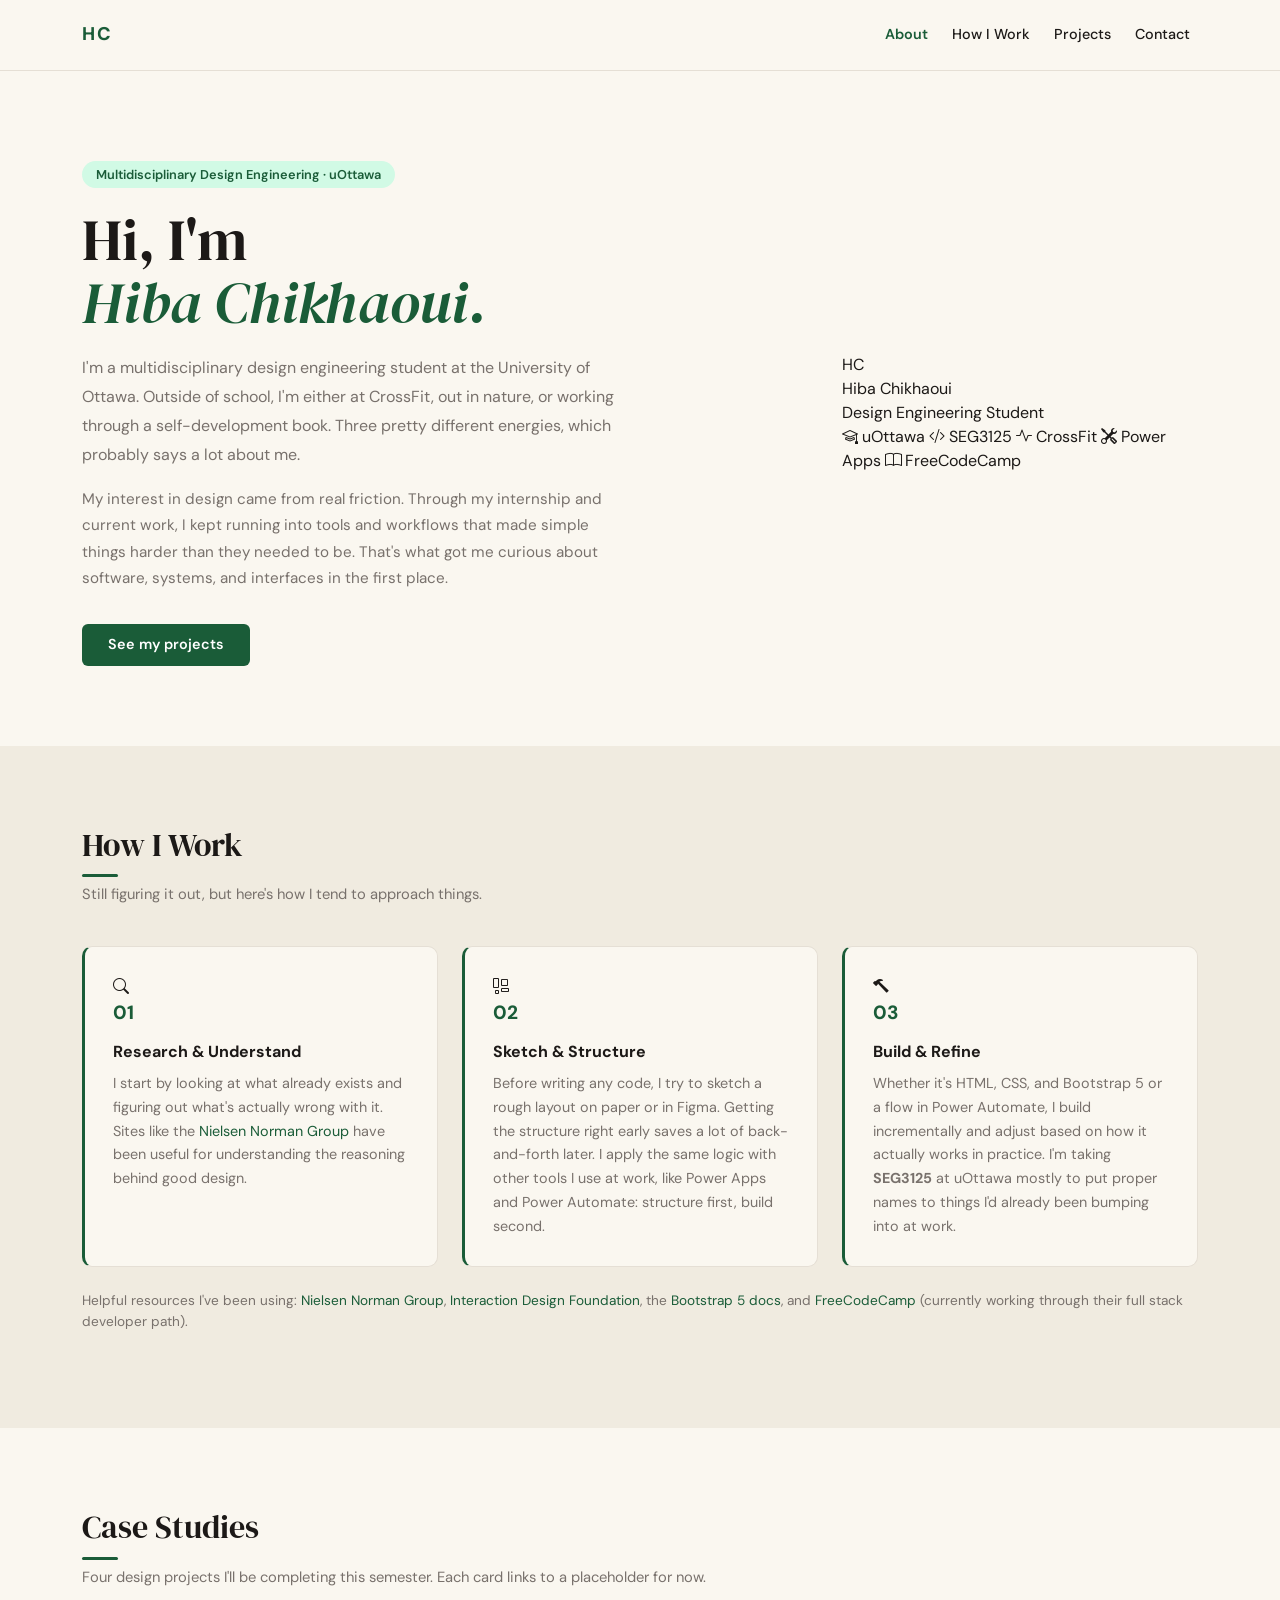
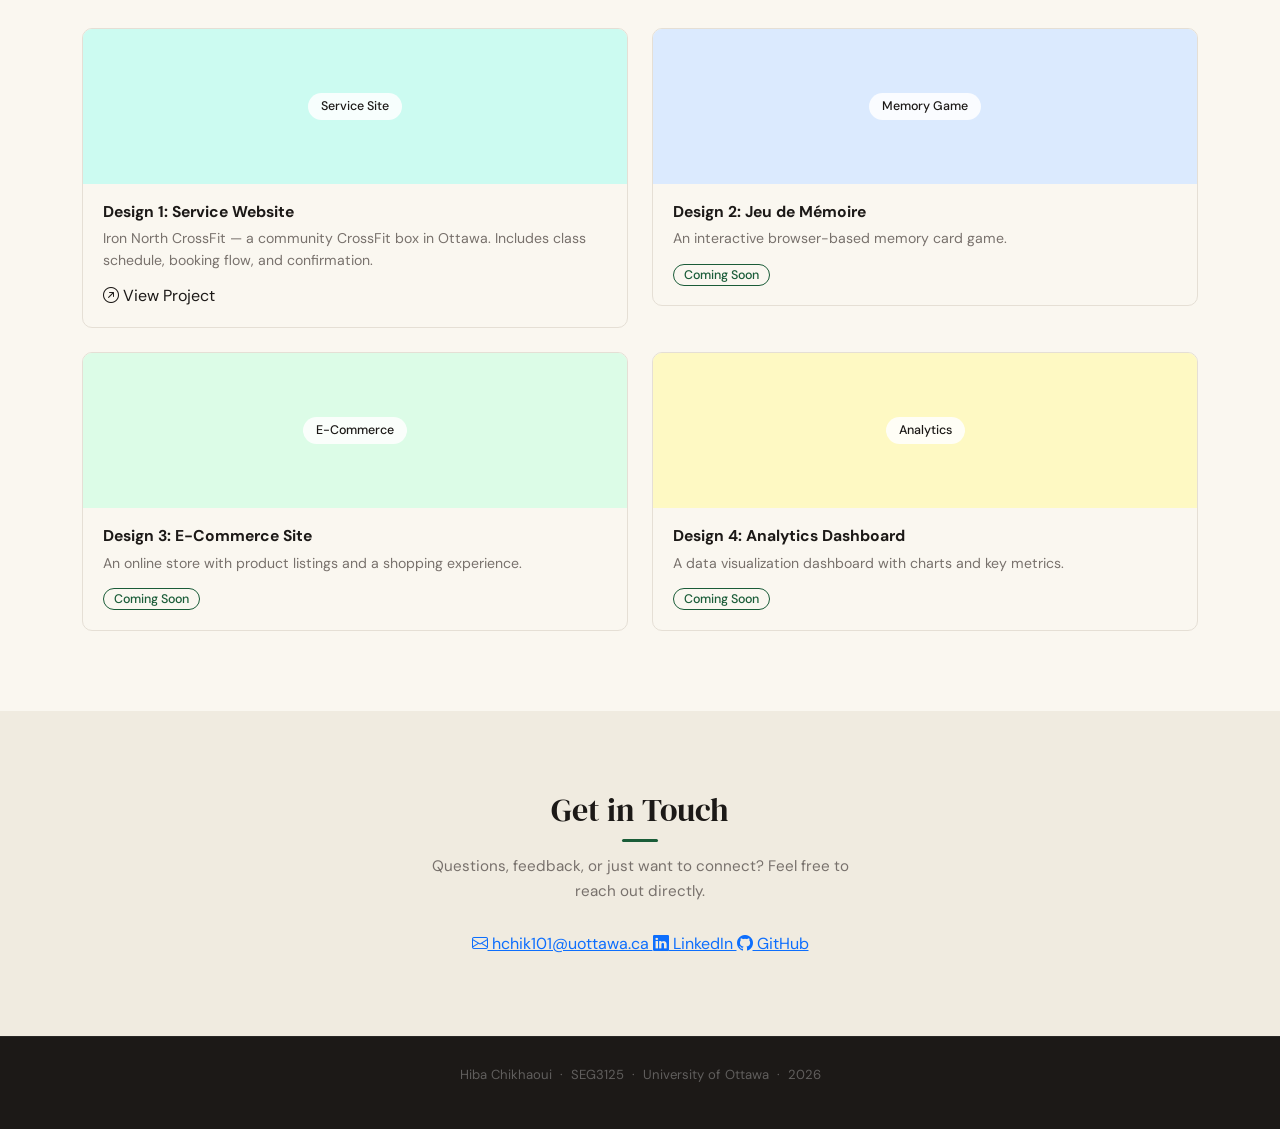
<file: index.html>
<!DOCTYPE html>
<html lang="en">
<head>
  <meta charset="UTF-8" />
  <meta name="viewport" content="width=device-width, initial-scale=1.0" />
  <title>Hiba Chikhaoui | Portfolio</title>

  <!-- Bootstrap 5 CSS (loaded from CDN so no install needed) -->
  <link href="https://cdn.jsdelivr.net/npm/bootstrap@5.3.0/dist/css/bootstrap.min.css" rel="stylesheet" />
  <!-- Bootstrap Icons -->
  <link href="https://cdn.jsdelivr.net/npm/bootstrap-icons@1.11.0/font/bootstrap-icons.css" rel="stylesheet" />
  <!-- Google Fonts - DM Sans for body, DM Serif Display for headings -->
  <link href="https://fonts.googleapis.com/css2?family=DM+Sans:wght@300;400;500;600;700;800&family=DM+Serif+Display&display=swap" rel="stylesheet" />
  <!-- My custom styles on top of Bootstrap -->
  <link href="css/style.css" rel="stylesheet" />
</head>
<body>

  <!-- NAVBAR -->
  <!-- Bootstrap's navbar component, sticky so it stays at the top while scrolling -->
  <nav class="navbar navbar-expand-lg sticky-top" id="mainNav">
    <div class="container">
      <a class="navbar-brand" href="#">HC</a>

      <!-- Hamburger button for mobile screens -->
      <button class="navbar-toggler" type="button"
        data-bs-toggle="collapse" data-bs-target="#navLinks"
        aria-controls="navLinks" aria-expanded="false" aria-label="Toggle navigation">
        <span class="navbar-toggler-icon"></span>
      </button>

      <div class="collapse navbar-collapse" id="navLinks">
        <ul class="navbar-nav ms-auto">
          <li class="nav-item"><a class="nav-link" href="#about">About</a></li>
          <li class="nav-item"><a class="nav-link" href="#work">How I Work</a></li>
          <li class="nav-item"><a class="nav-link" href="#projects">Projects</a></li>
          <li class="nav-item"><a class="nav-link" href="#contact">Contact</a></li>
        </ul>
      </div>
    </div>
  </nav>

  <!-- HERO / ABOUT SECTION -->
  <section id="about" class="hero-section">
    <div class="container">
      <div class="row align-items-center">
        <div class="col-lg-7">
          <span class="badge-pill">Multidisciplinary Design Engineering · uOttawa</span>
          <h1 class="hero-title">Hi, I'm<br><em>Hiba Chikhaoui.</em></h1>
          <p class="hero-lead">
            I'm a multidisciplinary design engineering student at the University of Ottawa.
            Outside of school, I'm either at CrossFit, out in nature, or working through
            a self-development book. Three pretty different energies, which probably
            says a lot about me.
          </p>
          <p class="hero-sub">
            My interest in design came from real friction. Through my internship and
            current work, I kept running into tools and workflows that made simple things
            harder than they needed to be. That's what got me curious about software,
            systems, and interfaces in the first place.
          </p>
          <a href="#projects" class="btn-teal mt-3 d-inline-block">See my projects</a>
        </div>
        <div class="col-lg-4 offset-lg-1 d-none d-lg-block">
          <div class="hero-card">
            <div class="hero-card-monogram">HC</div>
            <div class="hero-card-name">Hiba Chikhaoui</div>
            <div class="hero-card-role">Design Engineering Student</div>
            <div class="hero-card-divider"></div>
            <div class="hero-card-chips">
              <span class="hero-chip"><i class="bi bi-mortarboard"></i> uOttawa</span>
              <span class="hero-chip"><i class="bi bi-code-slash"></i> SEG3125</span>
              <span class="hero-chip"><i class="bi bi-activity"></i> CrossFit</span>
              <span class="hero-chip"><i class="bi bi-tools"></i> Power Apps</span>
              <span class="hero-chip"><i class="bi bi-book"></i> FreeCodeCamp</span>
            </div>
          </div>
        </div>
      </div>
    </div>
  </section>

  <!-- HOW I WORK SECTION -->
  <section id="work" class="work-section">
    <div class="container">
      <h2 class="section-heading">How I Work</h2>
      <p class="section-sub">Still figuring it out, but here's how I tend to approach things.</p>

      <!-- Bootstrap's row + col-md-4 gives us 3 equal columns on medium+ screens,
           stacks vertically on mobile automatically -->
      <div class="row g-4 mt-2">
        <div class="col-md-4 fade-in">
          <div class="step-card">
            <div class="step-icon"><i class="bi bi-search"></i></div>
            <div class="step-num">01</div>
            <h5>Research &amp; Understand</h5>
            <p>
              I start by looking at what already exists and figuring out what's actually
              wrong with it. Sites like the
              <a href="https://www.nngroup.com" target="_blank">Nielsen Norman Group</a>
              have been useful for understanding the reasoning behind good design.
            </p>
          </div>
        </div>
        <div class="col-md-4 fade-in">
          <div class="step-card">
            <div class="step-icon"><i class="bi bi-layout-wtf"></i></div>
            <div class="step-num">02</div>
            <h5>Sketch &amp; Structure</h5>
            <p>
              Before writing any code, I try to sketch a rough layout on paper or in
              Figma. Getting the structure right early saves a lot of back-and-forth later.
              I apply the same logic with other tools I use at work, like Power Apps and
              Power Automate: structure first, build second.
            </p>
          </div>
        </div>
        <div class="col-md-4 fade-in">
          <div class="step-card">
            <div class="step-icon"><i class="bi bi-hammer"></i></div>
            <div class="step-num">03</div>
            <h5>Build &amp; Refine</h5>
            <p>
              Whether it's HTML, CSS, and Bootstrap 5 or a flow in Power Automate, I
              build incrementally and adjust based on how it actually works in practice.
              I'm taking <strong>SEG3125</strong> at uOttawa mostly to put proper names
              to things I'd already been bumping into at work.
            </p>
          </div>
        </div>
      </div>

      <p class="note-text mt-4">
        Helpful resources I've been using:
        <a href="https://www.nngroup.com" target="_blank">Nielsen Norman Group</a>,
        <a href="https://www.interaction-design.org" target="_blank">Interaction Design Foundation</a>,
        the <a href="https://www.w3schools.com/bootstrap5/" target="_blank">Bootstrap 5 docs</a>,
        and <a href="https://www.freecodecamp.org" target="_blank">FreeCodeCamp</a>
        (currently working through their full stack developer path).
      </p>
    </div>
  </section>

  <!-- CASE STUDIES / PROJECTS SECTION -->
  <section id="projects" class="projects-section">
    <div class="container">
      <h2 class="section-heading">Case Studies</h2>
      <p class="section-sub">Four design projects I'll be completing this semester. Each card links to a placeholder for now.</p>

      <!-- Bootstrap grid: 2 columns on medium+, 1 column on mobile -->
      <div class="row g-4 mt-2">

        <!-- Design 1: Service Site -->
        <div class="col-md-6 fade-in">
          <a href="design1.html" class="project-link">
            <div class="project-card">
              <div class="project-thumb" style="background: #ccfbf1;">
                <span class="thumb-tag">Service Site</span>
              </div>
              <div class="project-info">
                <h5>Design 1: Service Website</h5>
                <p>Iron North CrossFit — a community CrossFit box in Ottawa. Includes class schedule, booking flow, and confirmation.</p>
                <span class="live-badge"><i class="bi bi-arrow-up-right-circle"></i> View Project</span>
              </div>
            </div>
          </a>
        </div>

        <!-- Design 2: Memory Game -->
        <div class="col-md-6 fade-in">
          <a href="design2.html" class="project-link">
            <div class="project-card">
              <div class="project-thumb" style="background: #dbeafe;">
                <span class="thumb-tag">Memory Game</span>
              </div>
              <div class="project-info">
                <h5>Design 2: Jeu de Mémoire</h5>
                <p>An interactive browser-based memory card game.</p>
                <span class="soon-badge">Coming Soon</span>
              </div>
            </div>
          </a>
        </div>

        <!-- Design 3: E-Commerce -->
        <div class="col-md-6 fade-in">
          <a href="design3.html" class="project-link">
            <div class="project-card">
              <div class="project-thumb" style="background: #dcfce7;">
                <span class="thumb-tag">E-Commerce</span>
              </div>
              <div class="project-info">
                <h5>Design 3: E-Commerce Site</h5>
                <p>An online store with product listings and a shopping experience.</p>
                <span class="soon-badge">Coming Soon</span>
              </div>
            </div>
          </a>
        </div>

        <!-- Design 4: Analytics Dashboard -->
        <div class="col-md-6 fade-in">
          <a href="design4.html" class="project-link">
            <div class="project-card">
              <div class="project-thumb" style="background: #fef9c3;">
                <span class="thumb-tag">Analytics</span>
              </div>
              <div class="project-info">
                <h5>Design 4: Analytics Dashboard</h5>
                <p>A data visualization dashboard with charts and key metrics.</p>
                <span class="soon-badge">Coming Soon</span>
              </div>
            </div>
          </a>
        </div>

      </div>
    </div>
  </section>

  <!-- CONTACT SECTION -->
  <section id="contact" class="contact-section">
    <div class="container fade-in">
      <h2 class="section-heading">Get in Touch</h2>
      <p>
        Questions, feedback, or just want to connect? Feel free to reach out directly.
      </p>
      <div class="contact-links">
        <a href="mailto:hchik101@uottawa.ca" class="contact-link">
          <i class="bi bi-envelope"></i> hchik101@uottawa.ca
        </a>
        <a href="https://www.linkedin.com/in/hiba-chikhaoui" target="_blank" class="contact-link">
          <i class="bi bi-linkedin"></i> LinkedIn
        </a>
        <a href="https://github.com/chikhaouihiba234-bit" target="_blank" class="contact-link">
          <i class="bi bi-github"></i> GitHub
        </a>
      </div>
    </div>
  </section>

  <!-- FOOTER -->
  <footer class="site-footer">
    <div class="container text-center">
      <p>Hiba Chikhaoui &nbsp;·&nbsp; SEG3125 &nbsp;·&nbsp; University of Ottawa &nbsp;·&nbsp; 2026</p>
    </div>
  </footer>

  <!-- Bootstrap JS (needed for the mobile hamburger menu to work) -->
  <script src="https://cdn.jsdelivr.net/npm/bootstrap@5.3.0/dist/js/bootstrap.bundle.min.js"></script>
  <script src="js/script.js"></script>
</body>
</html>
</file>
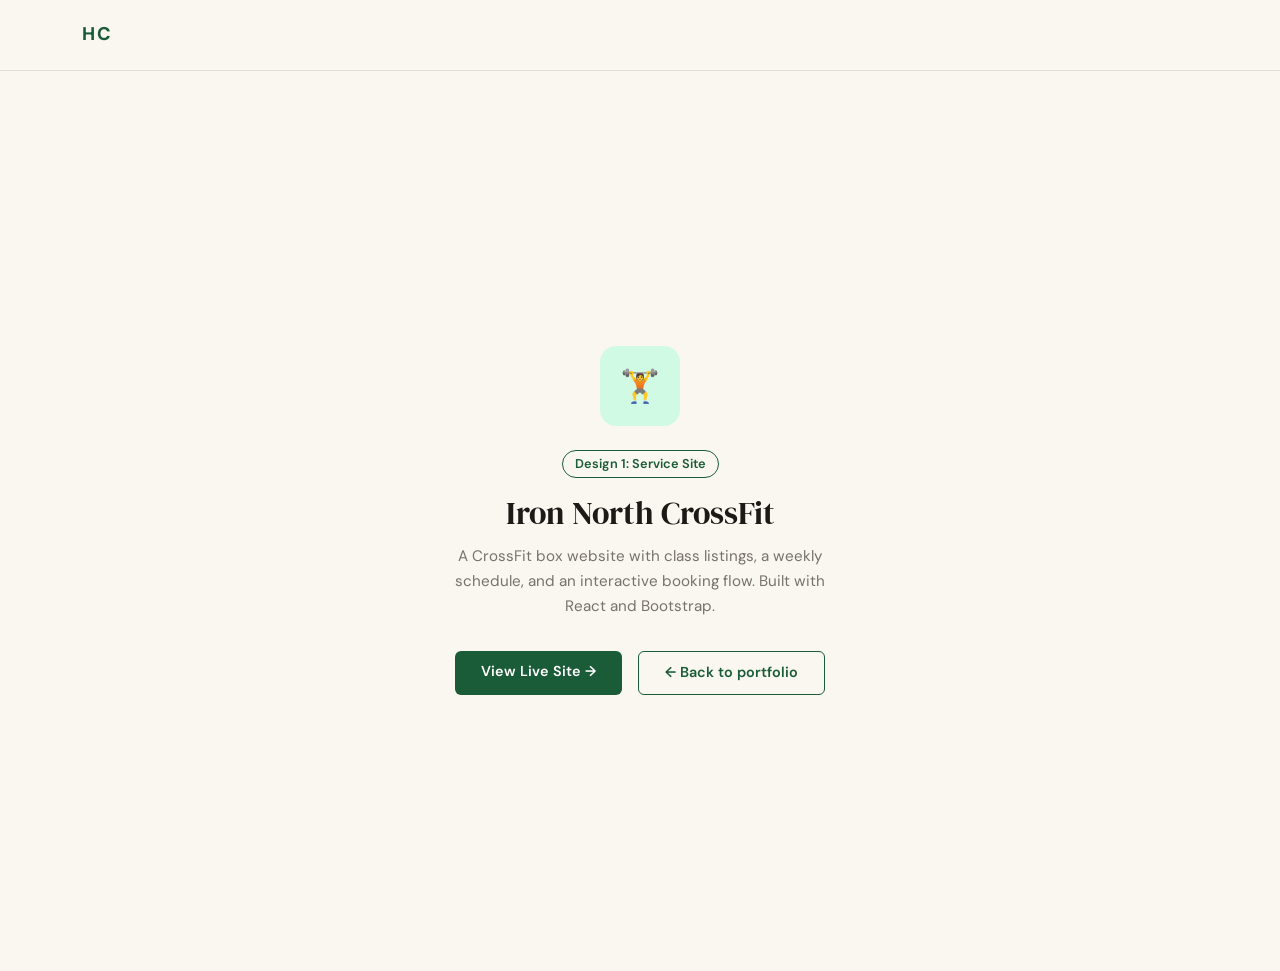
<file: design1.html>
<!DOCTYPE html>
<html lang="en">
<head>
  <meta charset="UTF-8" />
  <meta name="viewport" content="width=device-width, initial-scale=1.0" />
  <title>Design 1: Service Site | Hiba Chikhaoui</title>
  <link href="https://cdn.jsdelivr.net/npm/bootstrap@5.3.0/dist/css/bootstrap.min.css" rel="stylesheet" />
  <link href="https://fonts.googleapis.com/css2?family=DM+Sans:wght@400;500;600;700;800&family=DM+Serif+Display&display=swap" rel="stylesheet" />
  <link href="css/style.css" rel="stylesheet" />
  <style>
    .coming-page {
      min-height: 100vh;
      display: flex; flex-direction: column;
      align-items: center; justify-content: center;
      text-align: center; padding: 2rem;
      background: var(--cream);
    }
    .coming-thumb {
      width: 80px; height: 80px;
      background: var(--green-light);
      border-radius: 16px;
      display: flex; align-items: center; justify-content: center;
      margin: 0 auto 1.5rem; font-size: 2rem;
    }
    .coming-tag {
      font-size: 0.8rem; color: var(--green); font-weight: 600;
      border: 1px solid var(--green); padding: 3px 12px;
      border-radius: 999px; display: inline-block; margin-bottom: 1rem;
    }
    .coming-title {
      font-family: 'DM Serif Display', serif;
      font-size: 2rem; font-weight: 400;
      color: var(--dark); margin-bottom: 0.75rem;
    }
    .coming-desc {
      color: var(--gray); max-width: 400px;
      margin: 0 auto 2rem; line-height: 1.65; font-size: 0.95rem;
    }
  </style>
</head>
<body>
  <nav class="navbar sticky-top" id="mainNav">
    <div class="container">
      <a class="navbar-brand" href="index.html">HC</a>
    </div>
  </nav>
  <div class="coming-page">
    <div class="coming-thumb">🏋️</div>
    <span class="coming-tag">Design 1: Service Site</span>
    <h1 class="coming-title">Iron North CrossFit</h1>
    <p class="coming-desc">A CrossFit box website with class listings, a weekly schedule, and an interactive booking flow. Built with React and Bootstrap.</p>
    <div style="display:flex; gap:1rem; justify-content:center; flex-wrap:wrap;">
      <a href="https://admirable-stroopwafel-7d52f2.netlify.app" target="_blank" class="btn-teal">View Live Site →</a>
      <a href="index.html" class="btn-teal" style="background:transparent; color:var(--green); border:1.5px solid var(--green);">← Back to portfolio</a>
    </div>
  </div>
  <script src="https://cdn.jsdelivr.net/npm/bootstrap@5.3.0/dist/js/bootstrap.bundle.min.js"></script>
</body>
</html>
</file>
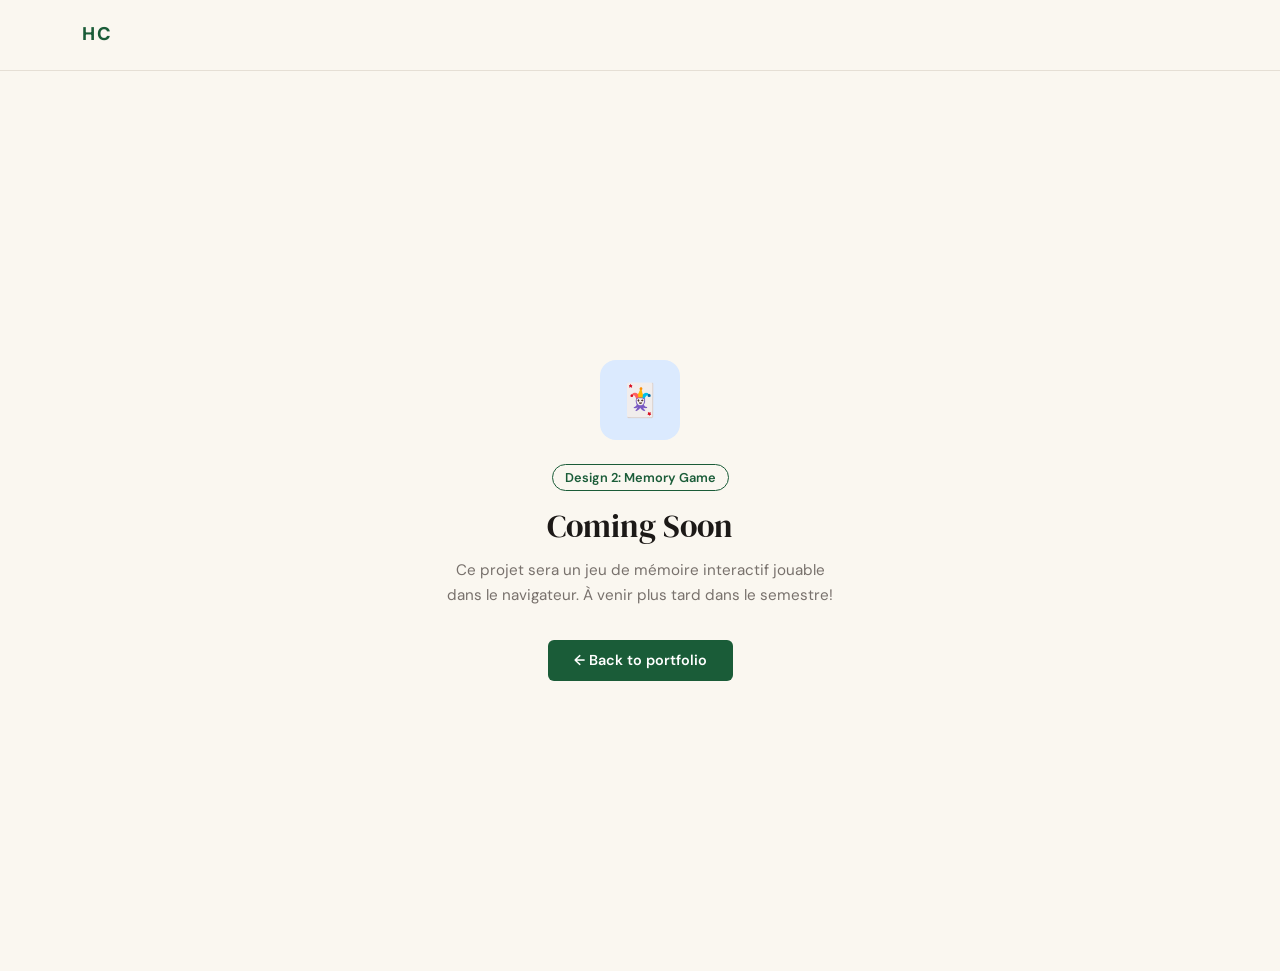
<file: design2.html>
<!DOCTYPE html>
<html lang="en">
<head>
  <meta charset="UTF-8" />
  <meta name="viewport" content="width=device-width, initial-scale=1.0" />
  <title>Design 2: Jeu de Mémoire | Hiba Chikhaoui</title>
  <link href="https://cdn.jsdelivr.net/npm/bootstrap@5.3.0/dist/css/bootstrap.min.css" rel="stylesheet" />
  <link href="https://fonts.googleapis.com/css2?family=DM+Sans:wght@400;500;600;700;800&family=DM+Serif+Display&display=swap" rel="stylesheet" />
  <link href="css/style.css" rel="stylesheet" />
  <style>
    .coming-page {
      min-height: 100vh;
      display: flex; flex-direction: column;
      align-items: center; justify-content: center;
      text-align: center; padding: 2rem;
      background: var(--cream);
    }
    .coming-thumb {
      width: 80px; height: 80px;
      background: #dbeafe;
      border-radius: 16px;
      display: flex; align-items: center; justify-content: center;
      margin: 0 auto 1.5rem; font-size: 2rem;
    }
    .coming-tag {
      font-size: 0.8rem; color: var(--green); font-weight: 600;
      border: 1px solid var(--green); padding: 3px 12px;
      border-radius: 999px; display: inline-block; margin-bottom: 1rem;
    }
    .coming-title {
      font-family: 'DM Serif Display', serif;
      font-size: 2rem; font-weight: 400;
      color: var(--dark); margin-bottom: 0.75rem;
    }
    .coming-desc {
      color: var(--gray); max-width: 400px;
      margin: 0 auto 2rem; line-height: 1.65; font-size: 0.95rem;
    }
  </style>
</head>
<body>
  <nav class="navbar sticky-top" id="mainNav">
    <div class="container">
      <a class="navbar-brand" href="index.html">HC</a>
    </div>
  </nav>
  <div class="coming-page">
    <div class="coming-thumb">🃏</div>
    <span class="coming-tag">Design 2: Memory Game</span>
    <h1 class="coming-title">Coming Soon</h1>
    <p class="coming-desc">Ce projet sera un jeu de mémoire interactif jouable dans le navigateur. À venir plus tard dans le semestre!</p>
    <a href="index.html" class="btn-teal">← Back to portfolio</a>
  </div>
  <script src="https://cdn.jsdelivr.net/npm/bootstrap@5.3.0/dist/js/bootstrap.bundle.min.js"></script>
</body>
</html>
</file>
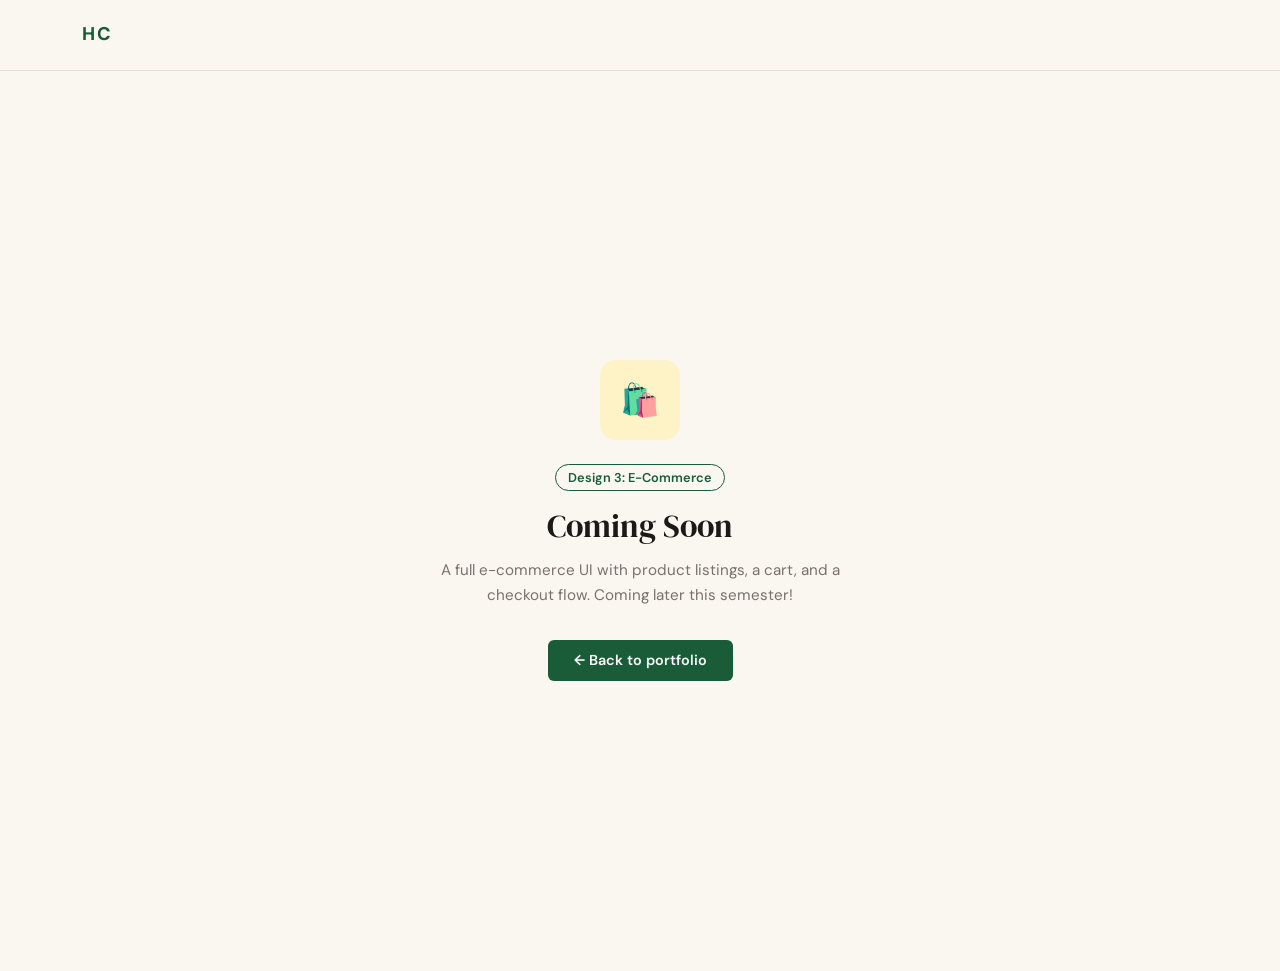
<file: design3.html>
<!DOCTYPE html>
<html lang="en">
<head>
  <meta charset="UTF-8" />
  <meta name="viewport" content="width=device-width, initial-scale=1.0" />
  <title>Design 3: E-Commerce | Hiba Chikhaoui</title>
  <link href="https://cdn.jsdelivr.net/npm/bootstrap@5.3.0/dist/css/bootstrap.min.css" rel="stylesheet" />
  <link href="https://fonts.googleapis.com/css2?family=DM+Sans:wght@400;500;600;700;800&family=DM+Serif+Display&display=swap" rel="stylesheet" />
  <link href="css/style.css" rel="stylesheet" />
  <style>
    .coming-page {
      min-height: 100vh;
      display: flex; flex-direction: column;
      align-items: center; justify-content: center;
      text-align: center; padding: 2rem;
      background: var(--cream);
    }
    .coming-thumb {
      width: 80px; height: 80px;
      background: #fef3c7;
      border-radius: 16px;
      display: flex; align-items: center; justify-content: center;
      margin: 0 auto 1.5rem; font-size: 2rem;
    }
    .coming-tag {
      font-size: 0.8rem; color: var(--green); font-weight: 600;
      border: 1px solid var(--green); padding: 3px 12px;
      border-radius: 999px; display: inline-block; margin-bottom: 1rem;
    }
    .coming-title {
      font-family: 'DM Serif Display', serif;
      font-size: 2rem; font-weight: 400;
      color: var(--dark); margin-bottom: 0.75rem;
    }
    .coming-desc {
      color: var(--gray); max-width: 400px;
      margin: 0 auto 2rem; line-height: 1.65; font-size: 0.95rem;
    }
  </style>
</head>
<body>
  <nav class="navbar sticky-top" id="mainNav">
    <div class="container">
      <a class="navbar-brand" href="index.html">HC</a>
    </div>
  </nav>
  <div class="coming-page">
    <div class="coming-thumb">🛍️</div>
    <span class="coming-tag">Design 3: E-Commerce</span>
    <h1 class="coming-title">Coming Soon</h1>
    <p class="coming-desc">A full e-commerce UI with product listings, a cart, and a checkout flow. Coming later this semester!</p>
    <a href="index.html" class="btn-teal">← Back to portfolio</a>
  </div>
  <script src="https://cdn.jsdelivr.net/npm/bootstrap@5.3.0/dist/js/bootstrap.bundle.min.js"></script>
</body>
</html>
</file>
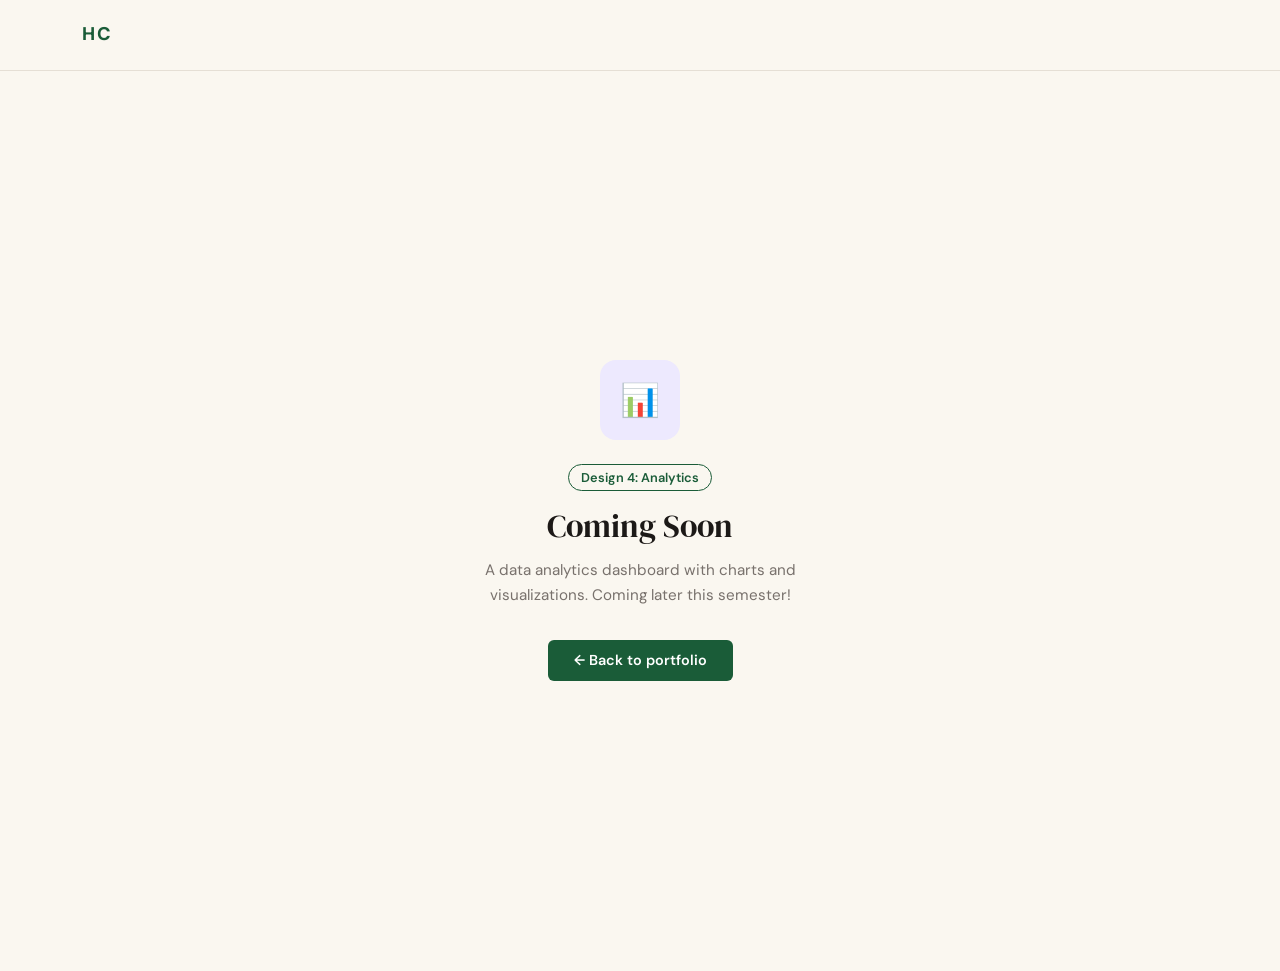
<file: design4.html>
<!DOCTYPE html>
<html lang="en">
<head>
  <meta charset="UTF-8" />
  <meta name="viewport" content="width=device-width, initial-scale=1.0" />
  <title>Design 4: Analytics Dashboard | Hiba Chikhaoui</title>
  <link href="https://cdn.jsdelivr.net/npm/bootstrap@5.3.0/dist/css/bootstrap.min.css" rel="stylesheet" />
  <link href="https://fonts.googleapis.com/css2?family=DM+Sans:wght@400;500;600;700;800&family=DM+Serif+Display&display=swap" rel="stylesheet" />
  <link href="css/style.css" rel="stylesheet" />
  <style>
    .coming-page {
      min-height: 100vh;
      display: flex; flex-direction: column;
      align-items: center; justify-content: center;
      text-align: center; padding: 2rem;
      background: var(--cream);
    }
    .coming-thumb {
      width: 80px; height: 80px;
      background: #ede9fe;
      border-radius: 16px;
      display: flex; align-items: center; justify-content: center;
      margin: 0 auto 1.5rem; font-size: 2rem;
    }
    .coming-tag {
      font-size: 0.8rem; color: var(--green); font-weight: 600;
      border: 1px solid var(--green); padding: 3px 12px;
      border-radius: 999px; display: inline-block; margin-bottom: 1rem;
    }
    .coming-title {
      font-family: 'DM Serif Display', serif;
      font-size: 2rem; font-weight: 400;
      color: var(--dark); margin-bottom: 0.75rem;
    }
    .coming-desc {
      color: var(--gray); max-width: 400px;
      margin: 0 auto 2rem; line-height: 1.65; font-size: 0.95rem;
    }
  </style>
</head>
<body>
  <nav class="navbar sticky-top" id="mainNav">
    <div class="container">
      <a class="navbar-brand" href="index.html">HC</a>
    </div>
  </nav>
  <div class="coming-page">
    <div class="coming-thumb">📊</div>
    <span class="coming-tag">Design 4: Analytics</span>
    <h1 class="coming-title">Coming Soon</h1>
    <p class="coming-desc">A data analytics dashboard with charts and visualizations. Coming later this semester!</p>
    <a href="index.html" class="btn-teal">← Back to portfolio</a>
  </div>
  <script src="https://cdn.jsdelivr.net/npm/bootstrap@5.3.0/dist/js/bootstrap.bundle.min.js"></script>
</body>
</html>
</file>
<file: css/style.css>
/* ============================================
   CSS Variables
   ============================================ */
:root {
  --cream:       #faf7f0;
  --cream-dark:  #f0ebe0;
  --green:       #1a5c38;
  --green-mid:   #166534;
  --green-light: #d1fae5;
  --dark:        #1c1917;
  --gray:        #78716c;
  --border:      #e5dfd5;
}

body {
  font-family: 'DM Sans', sans-serif;
  background: var(--cream);
  color: var(--dark);
}

/* ============================================
   NAVBAR
   ============================================ */
#mainNav {
  background: var(--cream);
  border-bottom: 1px solid var(--border);
  padding: 1rem 0;
}

.navbar-brand {
  color: var(--green) !important;
  font-weight: 800;
  font-size: 1.15rem;
  letter-spacing: 2px;
}

.nav-link {
  color: var(--dark) !important;
  font-size: 0.9rem;
  font-weight: 500;
  margin-left: 0.5rem;
  transition: color 0.15s;
}

.nav-link:hover { color: var(--green) !important; }

/* ============================================
   HERO / ABOUT
   ============================================ */
.hero-section {
  padding: 90px 0 80px;
  background: var(--cream);
}

.badge-pill {
  display: inline-block;
  background: var(--green-light);
  color: var(--green);
  font-size: 0.8rem;
  font-weight: 600;
  padding: 4px 14px;
  border-radius: 999px;
  margin-bottom: 1.25rem;
}

.hero-title {
  font-family: 'DM Serif Display', serif;
  font-size: 3.6rem;
  font-weight: 400;
  color: var(--dark);
  line-height: 1.1;
  margin-bottom: 1.25rem;
}

.hero-title em {
  font-style: italic;
  color: var(--green);
}

.hero-lead {
  font-size: 1rem;
  color: var(--gray);
  max-width: 540px;
  line-height: 1.8;
  margin-bottom: 1rem;
}

.hero-sub {
  font-size: 0.95rem;
  color: var(--gray);
  max-width: 520px;
  line-height: 1.75;
}

.btn-teal {
  background: var(--green);
  color: #fff;
  border: none;
  padding: 10px 26px;
  border-radius: 6px;
  font-size: 0.9rem;
  font-weight: 600;
  text-decoration: none;
  transition: background 0.2s;
  display: inline-block;
}

.btn-teal:hover { background: var(--green-mid); color: #fff; }

/* ============================================
   HOW I WORK
   ============================================ */
.work-section {
  padding: 80px 0;
  background: var(--cream-dark);
}

.section-heading {
  font-family: 'DM Serif Display', serif;
  font-size: 2rem;
  font-weight: 400;
  color: var(--dark);
  margin-bottom: 0.4rem;
}

.section-heading::after {
  content: '';
  display: block;
  width: 36px;
  height: 3px;
  background: var(--green);
  border-radius: 2px;
  margin-top: 10px;
}

.section-sub {
  color: var(--gray);
  font-size: 0.92rem;
}

.step-card {
  background: var(--cream);
  border: 1px solid var(--border);
  border-left: 3px solid var(--green);
  border-radius: 10px;
  padding: 1.75rem;
  height: 100%;
}

.step-num {
  font-size: 1.2rem;
  font-weight: 800;
  color: var(--green);
  margin-bottom: 0.9rem;
}

.step-card h5 {
  font-size: 1rem;
  font-weight: 700;
  color: var(--dark);
  margin-bottom: 0.7rem;
}

.step-card p {
  font-size: 0.9rem;
  color: var(--gray);
  line-height: 1.65;
  margin: 0;
}

.step-card a { color: var(--green); text-decoration: none; }
.step-card a:hover { text-decoration: underline; }

.note-text { font-size: 0.85rem; color: var(--gray); }
.note-text a { color: var(--green); text-decoration: none; }
.note-text a:hover { text-decoration: underline; }

/* ============================================
   PROJECTS
   ============================================ */
.projects-section {
  padding: 80px 0;
  background: var(--cream);
}

.project-link { text-decoration: none; color: inherit; display: block; }

.project-card {
  border: 1px solid var(--border);
  border-radius: 10px;
  overflow: hidden;
  background: var(--cream);
  transition: transform 0.2s ease, box-shadow 0.2s ease;
}

.project-card:hover {
  transform: translateY(-4px);
  box-shadow: 0 10px 24px rgba(0,0,0,0.08);
}

.project-thumb {
  height: 155px;
  display: flex;
  align-items: center;
  justify-content: center;
}

.thumb-tag {
  background: rgba(255,255,255,0.85);
  color: var(--dark);
  font-size: 0.78rem;
  font-weight: 500;
  padding: 4px 13px;
  border-radius: 999px;
}

.project-info { padding: 1.2rem 1.25rem; }

.project-info h5 {
  font-size: 0.98rem;
  font-weight: 700;
  color: var(--dark);
  margin-bottom: 0.4rem;
}

.project-info p {
  font-size: 0.88rem;
  color: var(--gray);
  margin-bottom: 0.75rem;
  line-height: 1.55;
}

.soon-badge {
  font-size: 0.78rem;
  color: var(--green);
  font-weight: 500;
  border: 1px solid var(--green);
  padding: 2px 10px;
  border-radius: 999px;
}

/* ============================================
   CONTACT
   ============================================ */
.contact-section {
  padding: 80px 0;
  background: var(--cream-dark);
  text-align: center;
}

.contact-section .section-heading::after {
  margin: 10px auto 0;
}

.contact-section p {
  color: var(--gray);
  font-size: 0.95rem;
  max-width: 420px;
  margin: 0.75rem auto 1.75rem;
  line-height: 1.65;
}

/* ============================================
   FOOTER
   ============================================ */
.site-footer {
  padding: 28px 0;
  background: var(--dark);
  border-top: 1px solid rgba(255,255,255,0.06);
  font-size: 0.82rem;
  color: rgba(255,255,255,0.3);
}

/* ============================================
   SCROLL FADE-IN
   ============================================ */
.fade-in {
  opacity: 0;
  transform: translateY(22px);
  transition: opacity 0.5s ease, transform 0.5s ease;
}

.fade-in.visible {
  opacity: 1;
  transform: translateY(0);
}

.fade-in:nth-child(2) { transition-delay: 0.1s; }
.fade-in:nth-child(3) { transition-delay: 0.2s; }
.fade-in:nth-child(4) { transition-delay: 0.15s; }

/* ============================================
   ACTIVE NAV LINK
   ============================================ */
.nav-link.active-link {
  color: var(--green) !important;
  font-weight: 600;
}

/* ============================================
   RESPONSIVE
   ============================================ */
@media (max-width: 576px) {
  .hero-title { font-size: 2.4rem; }
  .hero-section { padding: 60px 0 50px; }
}
</file>
